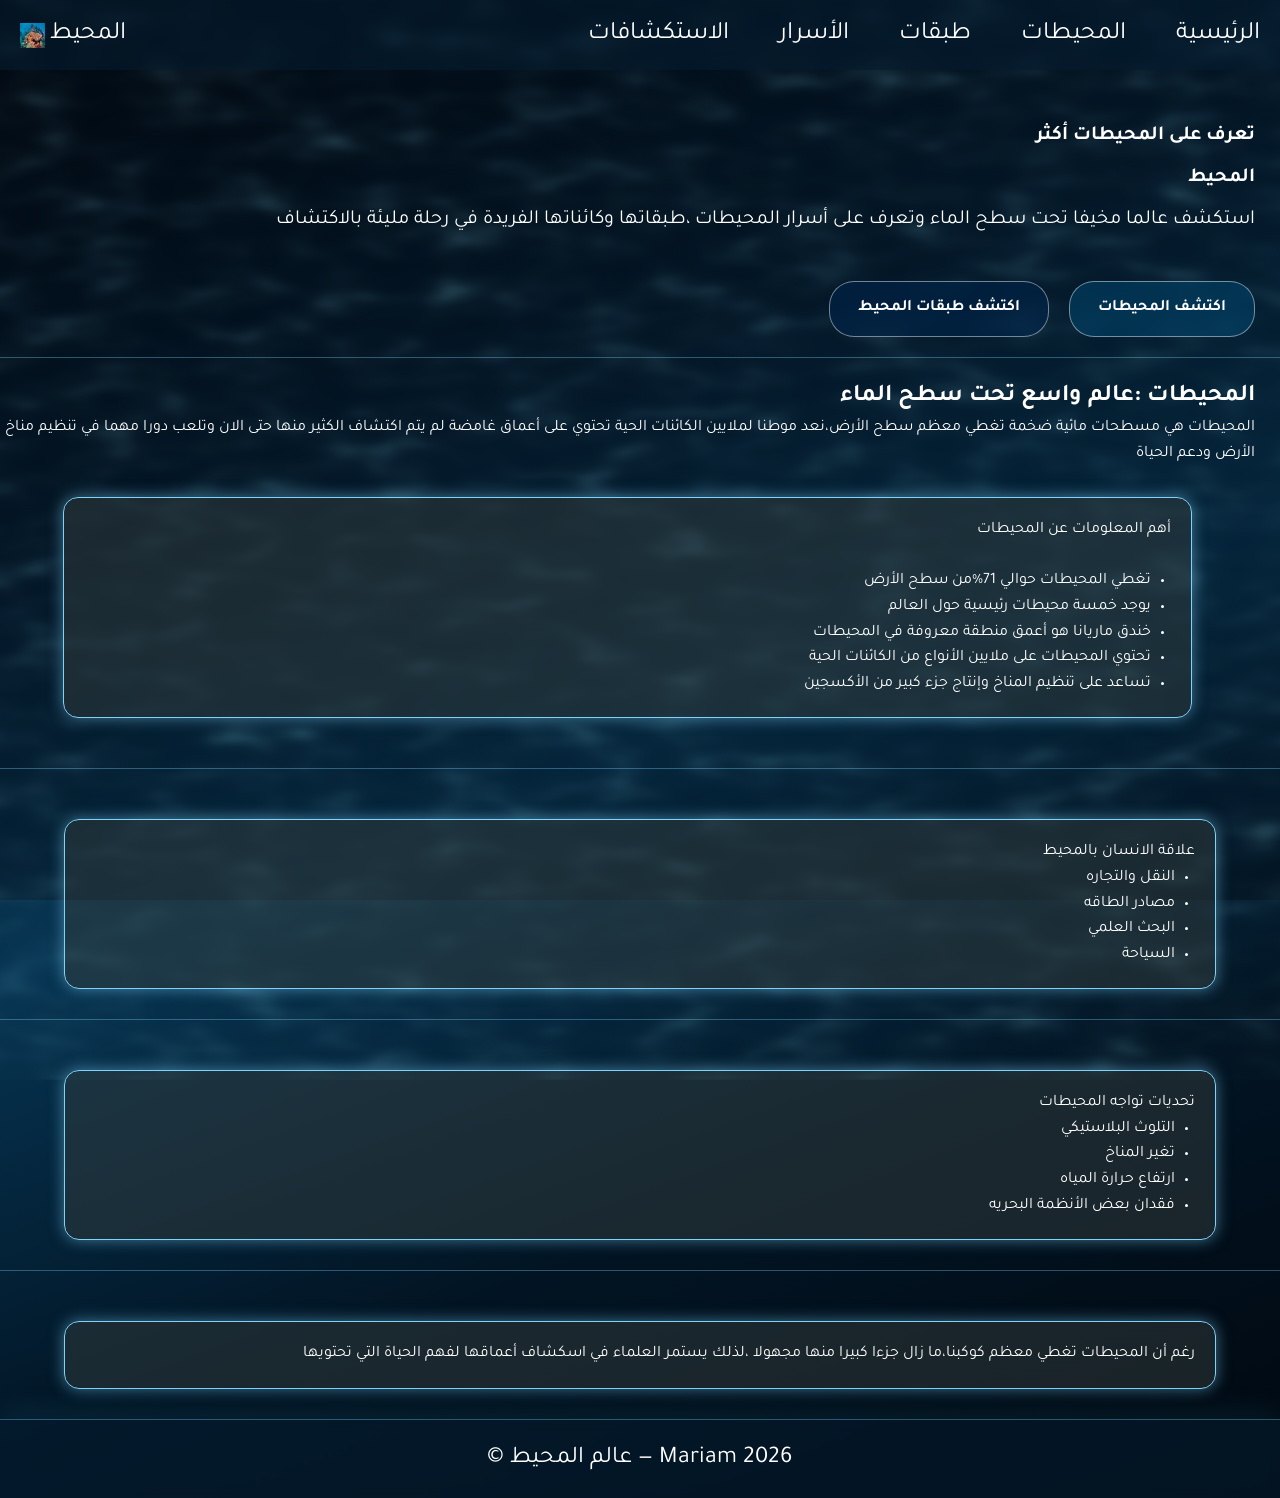
<file: index.html>
<!DOCTYPE html>
<html>
    <head>
        
        <meta charset="UTF-8">
        <meta name="viewport" content="width=device-width, initial-scale=1.0">
        <title> المحيط    </title>
        <link href="https://fonts.googleapis.com/css2?family=Tajawal:wght@400;500;700&display=swap" rel="stylesheet">

        
        <link rel="stylesheet" href="sea.css">
    </head>
    
    
    
    <body>
        <svg style="position:absolute;width:0;height:0" aria-hidden="true">
        <filter id="caustics" x="-20%" y="-20%" width="140%" height="140%">
            <feTurbulence type="fractalNoise" baseFrequency="0.014 0.032" numOctaves="2" seed="7" result="noise"/>
            <feColorMatrix in="noise" type="matrix"
                values="0 0 0 0 0.29
                        0 0 0 0 0.79
                        0 0 0 0 0.94
                        0 0 0 1 0" result="tinted"/>
            <feComponentTransfer in="tinted">
            <feFuncA type="gamma" amplitude="1.4" exponent="4" offset="0"/>
            </feComponentTransfer>
            <feGaussianBlur stdDeviation="1"/>
        </filter>
        </svg>
        <div class="caustics-bg"></div>

        <nav>
            <div class="logo">
               <img src="coral.webp" alt="شعب مرجانيه">               
               <span>المحيط</span>
            </div>

    <!-- زر القائمة للموبايل -->
            <button class="menu-toggle" id="menu-toggle">☰</button>

            <div class="nav-menu" dir="rtl">
                <ul>
                    <li><a href="index.html" id="home">الرئيسية</a></li>
                    <li><a href="theiat.html" id="oceans">المحيطات</a></li>
                    <li><a href="layers.html" id="layers">طبقات</a></li>
                    <li><a href="secrets.html" id="secrets">الأسرار</a></li>
                    <li><a href="exploration.html" id="exploration">الاستكشافات</a></li>
                </ul>
            </div>
        </nav>
        
        <section class="hero">
            <div dir="rtl">
                <h3>تعرف على المحيطات أكثر </h3>
                <h1>المحيط</h1>
                <p>استكشف عالما مخيفا تحت سطح الماء وتعرف على أسرار المحيطات ،طبقاتها
                    وكائناتها الفريدة في رحلة مليئة بالاكتشاف
                </p>
            </div>
            <div class="butons" dir="rtl"> 
                <a href="#oceans-section" class="but">اكتشف المحيطات</a>                
                <a href="layers.html" class="but bu">اكتشف طبقات المحيط</a>
            </div>
        </section>
        <hr>

        <section class="about" id="oceans-section">
            <div><h1>المحيطات :عالم واسع تحت سطح الماء</h1>
            <p>المحيطات هي مسطحات مائية ضخمة تغطي معظم سطح الأرض،نعد موطنا لملايين الكائنات  الحية تحتوي على أعماق غامضة لم يتم اكتشاف الكثير منها حتى الان
                وتلعب دورا مهما في تنظيم مناخ الأرض ودعم الحياة</p></div>
                <div class="info-box">
                    <p>أهم المعلومات عن المحيطات</p>
                    <br>
                    <ul class="informtion">
                        <li>تغطي المحيطات حوالي 71%من سطح الأرض </li>
                        <li>يوجد خمسة محيطات رئيسية حول العالم</li>
                        <li>خندق ماريانا هو أعمق منطقة معروفة في المحيطات</li>
                        <li>تحتوي المحيطات على ملايين الأنواع من الكائنات الحية</li>
                        <li>تساعد على تنظيم المناخ وإنتاج جزء كبير من الأكسجين</li>


                    </ul>
                </div>
        </section >
        <hr>

        <section class="relation">
            <div class="info-box">
                <p>علاقة الانسان بالمحيط</p>
                <ul class="informtion">
                    <li>النقل والتجاره</li>
                    <li>مصادر الطاقه </li>
                    <li>البحث العلمي</li>
                    <li>السياحة</li>
                </ul>
            </div>
            <hr>
        </section>
        <section class="relation">
            <div  class="info-box">
                <p>تحديات تواجه المحيطات</p>
                <ul class="informtion">
                    <li>التلوث البلاستيكي </li>
                    <li>تغير المناخ</li>
                    <li>ارتفاع حرارة المياه</li>
                    <li>فقدان بعض الأنظمة البحريه</li>
                </ul>
            </div>
            <hr>
        </section>
        <section class="relation">
            <p class="info-box">رغم أن المحيطات تغطي معظم كوكبنا،ما زال جزءا كبيرا منها مجهولا ،لذلك يستمر العلماء في اسكشاف أعماقها لفهم الحياة التي تحتويها</p>
        </section>
<footer>
    &copy;  عالم المحيط — Mariam 2026
</footer>         

    <script src="sea.js"></script>

</body>
</html>
</file>
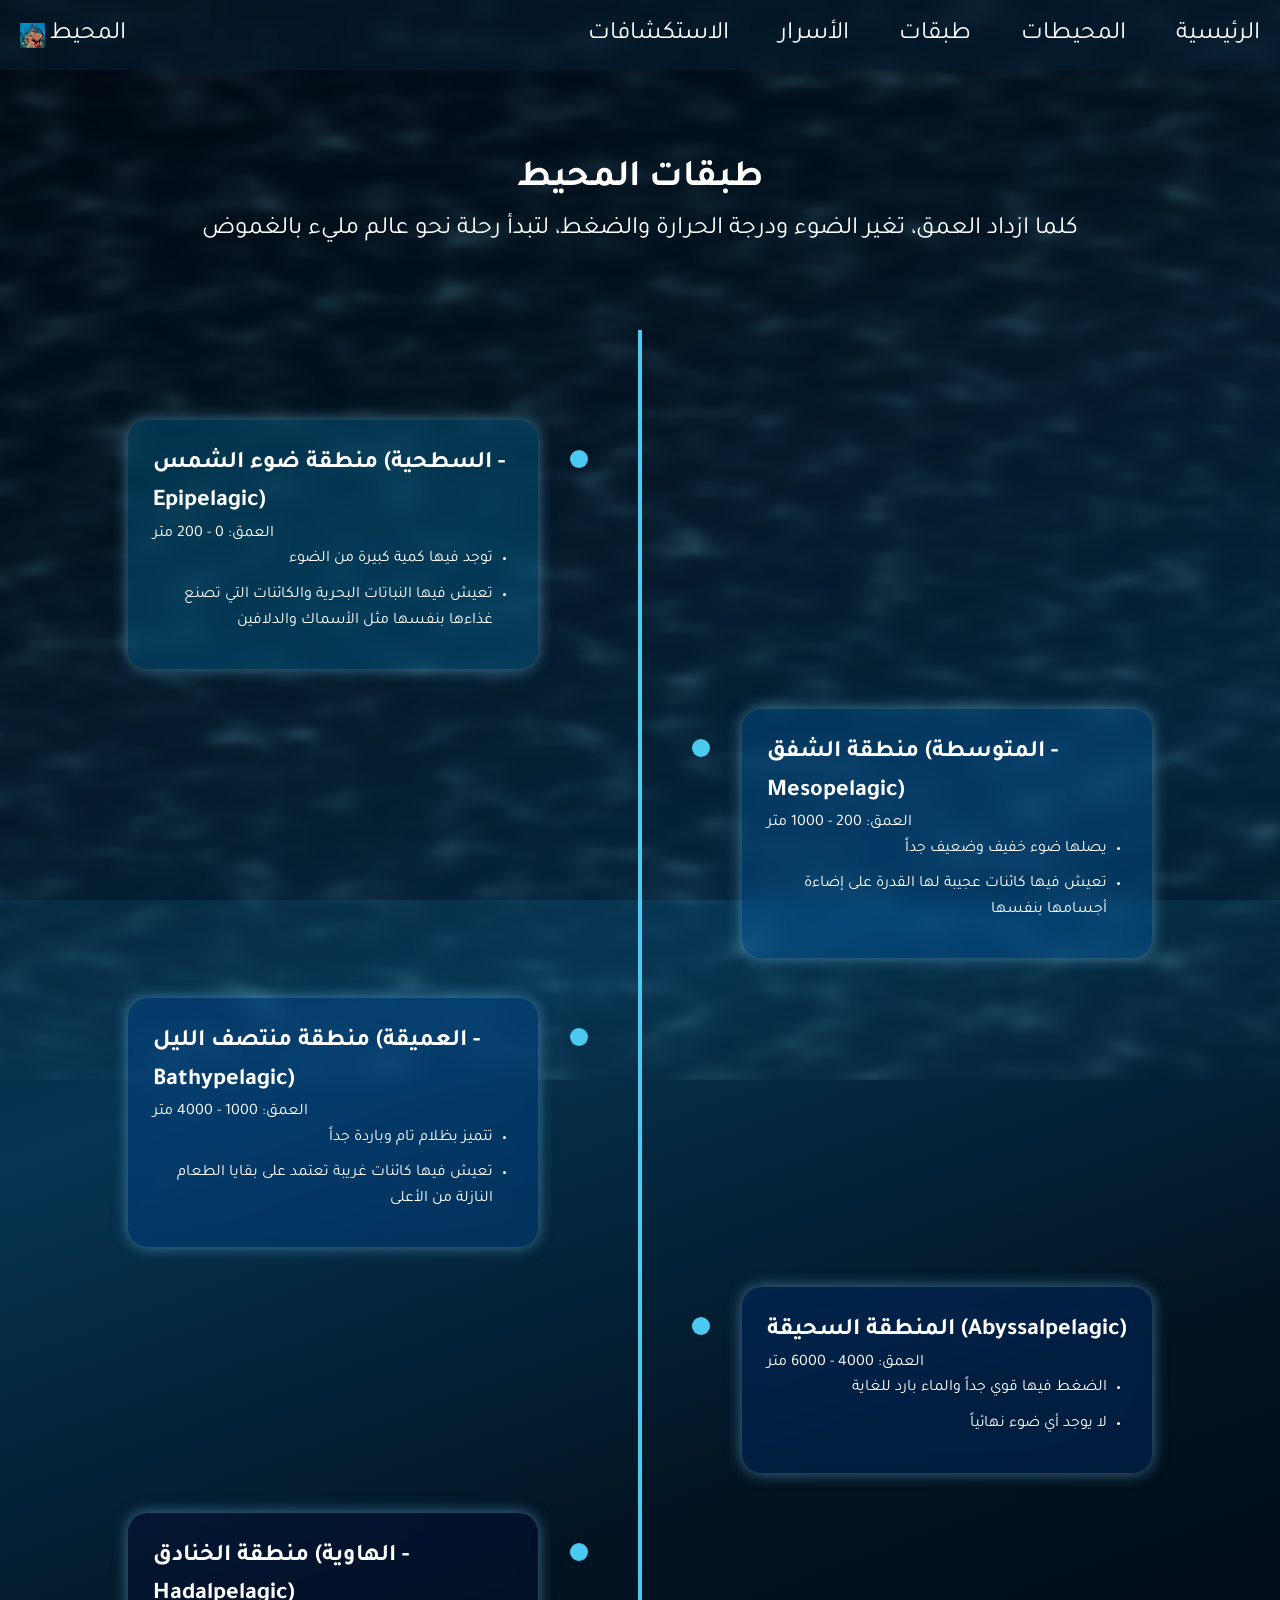
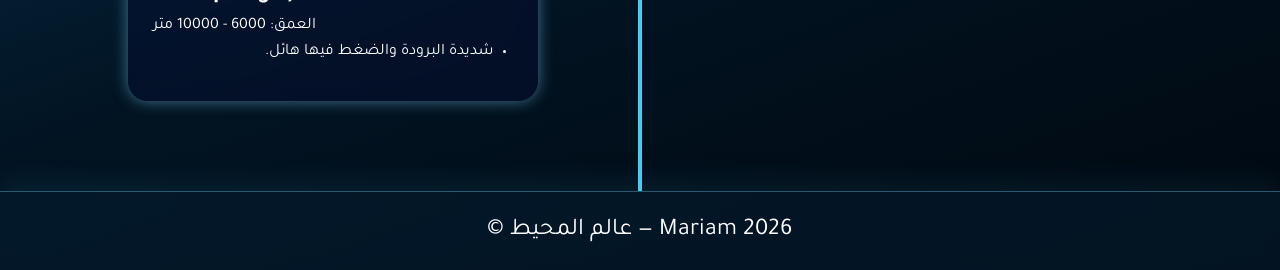
<file: layers.html>
<!DOCTYPE html>
<html>
    <head>
        <meta charset="UTF-8">
        <meta name="viewport" content="width=device-width, initial-scale=1.0">
        <title> الطبقات  </title>
        <link href="https://fonts.googleapis.com/css2?family=Tajawal:wght@400;500;700&display=swap" rel="stylesheet">
        <link rel="stylesheet" href="sea.css">
    </head>
    
    
    
    <body>
            <svg style="position:absolute;width:0;height:0" aria-hidden="true">
            <filter id="caustics" x="-20%" y="-20%" width="140%" height="140%">
                <feTurbulence type="fractalNoise" baseFrequency="0.014 0.032" numOctaves="2" seed="7" result="noise"/>
                <feColorMatrix in="noise" type="matrix"
                    values="0 0 0 0 0.29
                            0 0 0 0 0.79
                            0 0 0 0 0.94
                            0 0 0 1 0" result="tinted"/>
                <feComponentTransfer in="tinted">
                <feFuncA type="gamma" amplitude="1.4" exponent="4" offset="0"/>
                </feComponentTransfer>
                <feGaussianBlur stdDeviation="1"/>
            </filter>
            </svg>
            <div class="caustics-bg"></div>
         <nav>
            <div class="logo">
                <img src="coral.webp" alt="شعب مرجانيه">
                <span>المحيط</span>
            </div>

    <!-- زر القائمة للموبايل -->
            <button class="menu-toggle" id="menu-toggle">☰</button>

            <div class="nav-menu" dir="rtl">
                <ul>
                    <li><a href="index.html" id="home">الرئيسية</a></li>
                    <li><a href="theiat.html" id="oceans">المحيطات</a></li>
                    <li><a href="layers.html" id="layers">طبقات</a></li>
                    <li><a href="secrets.html" id="secrets">الأسرار</a></li>
                    <li><a href="exploration.html" id="exploration">الاستكشافات</a></li>
                </ul>
            </div>
        </nav>
        <section class="hero-layer" dir="rtl">
            <h1>طبقات المحيط</h1>
            <p>
                    كلما ازداد العمق، تغير الضوء ودرجة الحرارة والضغط،
                    لتبدأ رحلة نحو عالم مليء بالغموض
            </p>

        </section>
        <section class="timeline">
        <div class="layer-card  layer1">
            <h2>منطقة ضوء الشمس (السطحية - Epipelagic)</h2>
            <p>العمق: 0 - 200 متر</p>
            <ul>
                <li>توجد فيها كمية كبيرة من الضوء</li>
                <li>تعيش فيها النباتات البحرية والكائنات التي تصنع غذاءها بنفسها مثل الأسماك والدلافين</li>
            </ul>
        </div>

        <div class="layer-card  layer2">
            <h2>منطقة الشفق (المتوسطة - Mesopelagic)</h2>              
            <p>العمق: 200 - 1000 متر</p>
            <ul>
                <li>يصلها ضوء خفيف وضعيف جداً</li>               
                <li>تعيش فيها كائنات عجيبة لها القدرة على إضاءة أجسامها بنفسها</li>                
            </ul>
        </div>

        <div class="layer-card  layer3">
            <h2>منطقة منتصف الليل (العميقة - Bathypelagic)</h2>              
            <p>العمق: 1000 - 4000 متر</p>
            <ul>
                <li>تتميز بظلام تام وباردة جداً</li>               
                <li>تعيش فيها كائنات غريبة تعتمد على بقايا الطعام النازلة من الأعلى</li>                
            </ul>
        </div>

        <div class="layer-card  layer4">
            <h2>المنطقة السحيقة (Abyssalpelagic)</h2>              
            <p>العمق: 4000 - 6000  متر</p>
            <ul>
                <li>الضغط فيها قوي جداً والماء بارد للغاية</li>               
                <li>لا يوجد أي ضوء نهائياً</li>                
            </ul>
        </div>


        <div class="layer-card  layer5">
            <h2>منطقة الخنادق (الهاوية - Hadalpelagic)</h2>              
            <p>العمق: 6000 - 10000  متر</p>
            <ul>
                <li>شديدة البرودة والضغط فيها هائل.</li>               
            </ul>
        </div>
        </section>
        <footer>
    &copy;  عالم المحيط — Mariam 2026
</footer>
    
    <script src="sea.js"></script>

</body>
</html>
</file>
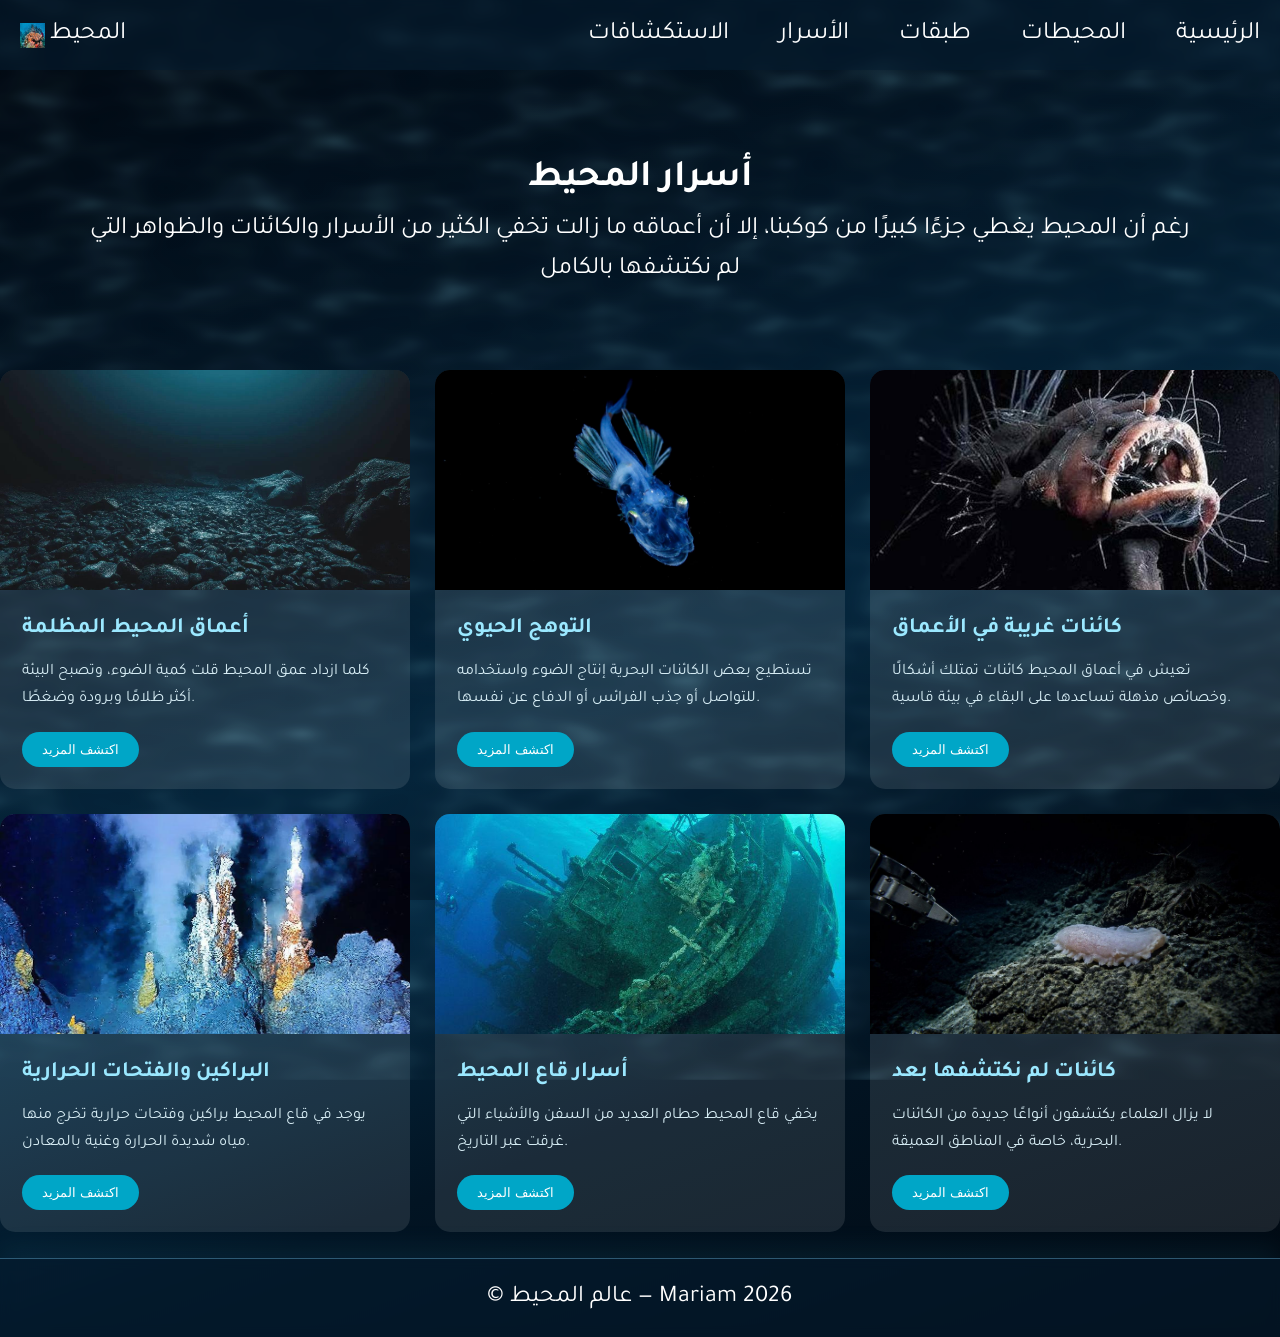
<file: secrets.html>
<!DOCTYPE html>
<html>

<head>
    <meta charset="UTF-8">
    <meta name="viewport" content="width=device-width, initial-scale=1.0">
    <title>أسرار المحيط</title>
     <link href="https://fonts.googleapis.com/css2?family=Tajawal:wght@400;500;700&display=swap" rel="stylesheet">
    <link rel="stylesheet" href="sea.css">
</head>

<body>
            <svg style="position:absolute;width:0;height:0" aria-hidden="true">
            <filter id="caustics" x="-20%" y="-20%" width="140%" height="140%">
                <feTurbulence type="fractalNoise" baseFrequency="0.014 0.032" numOctaves="2" seed="7" result="noise"/>
                <feColorMatrix in="noise" type="matrix"
                    values="0 0 0 0 0.29
                            0 0 0 0 0.79
                            0 0 0 0 0.94
                            0 0 0 1 0" result="tinted"/>
                <feComponentTransfer in="tinted">
                <feFuncA type="gamma" amplitude="1.4" exponent="4" offset="0"/>
                </feComponentTransfer>
                <feGaussianBlur stdDeviation="1"/>
            </filter>
            </svg>
            <div class="caustics-bg"></div>
        
    
         <nav>
            <div class="logo">
               <img src="coral.webp" alt="شعب مرجانيه">
                <span>المحيط</span>
            </div>

    <!-- زر القائمة للموبايل -->
            <button class="menu-toggle" id="menu-toggle">☰</button>

            <div class="nav-menu" dir="rtl">
                <ul>
                    <li><a href="index.html" id="home">الرئيسية</a></li>
                    <li><a href="theiat.html" id="oceans">المحيطات</a></li>
                    <li><a href="layers.html" id="layers">طبقات</a></li>
                    <li><a href="secrets.html" id="secrets">الأسرار</a></li>
                    <li><a href="exploration.html" id="exploration">الاستكشافات</a></li>
                </ul>
            </div>
        </nav>
    <section class="hero-layer">

        <div>
            <h1>أسرار المحيط</h1>

            <p>
                رغم أن المحيط يغطي جزءًا كبيرًا من كوكبنا،
                إلا أن أعماقه ما زالت تخفي الكثير من الأسرار
                والكائنات والظواهر التي لم نكتشفها بالكامل
            </p>
        </div>
    </section>
<section>
        <!-- بطاقات الأسرار -->
        <div class="secrets-container">

    <article class="secret-card">

        <img src="اعماق المحيط.jpg" alt="أعماق المحيط">

        <div class="card-content">

            <h2>أعماق المحيط المظلمة</h2>

            <p>
                كلما ازداد عمق المحيط قلت كمية الضوء،
                وتصبح البيئة أكثر ظلامًا وبرودة وضغطًا.
            </p>

            <button onclick="showSecret(this)">اكتشف المزيد</button>

            <div class="secret-info">
                في الأعماق الكبيرة لا يصل ضوء الشمس تقريبًا،
                وتعيش الكائنات في ظروف قاسية من الضغط والبرودة.
            </div>

        </div>

    </article>


    <article class="secret-card">

        <img src="التوهج الحيوي.jpg" alt="التوهج الحيوي">

        <div class="card-content">

            <h2>التوهج الحيوي</h2>

            <p>
                تستطيع بعض الكائنات البحرية إنتاج الضوء
                واستخدامه للتواصل أو جذب الفرائس أو الدفاع عن نفسها.
            </p>

            <button onclick="showSecret(this)">اكتشف المزيد</button>

            <div class="secret-info">
                تستخدم بعض الكائنات التوهج الحيوي لجذب الفرائس
                أو التخفي أو التواصل مع الكائنات الأخرى.
            </div>

        </div>

    </article>


    <article class="secret-card">

        <img src="سمك ابو شص.jpg" alt="كائنات أعماق المحيط">

        <div class="card-content">

            <h2>كائنات غريبة في الأعماق</h2>

            <p>
                تعيش في أعماق المحيط كائنات تمتلك أشكالًا
                وخصائص مذهلة تساعدها على البقاء في بيئة قاسية.
            </p>

            <button onclick="showSecret(this)">اكتشف المزيد</button>

            <div class="secret-info">
                تطورت هذه الكائنات بطرق مدهشة لتتحمل الظلام
                والضغط الشديد ونقص الغذاء في الأعماق.
            </div>

        </div>

    </article>


    <article class="secret-card">

        <img src="البراكين والنفحات الحراريه.jpg" alt="الفتحات الحرارية">

        <div class="card-content">

            <h2>البراكين والفتحات الحرارية</h2>

            <p>
                يوجد في قاع المحيط براكين وفتحات حرارية
                تخرج منها مياه شديدة الحرارة وغنية بالمعادن.
            </p>

            <button onclick="showSecret(this)">اكتشف المزيد</button>

            <div class="secret-info">
                حول هذه الفتحات تعيش كائنات تعتمد على الطاقة
                الكيميائية بدلًا من ضوء الشمس للحصول على الغذاء.
            </div>

        </div>

    </article>


    <article class="secret-card">

        <img src="اسرار المحيط.jpg" alt="حطام السفن">

        <div class="card-content">

            <h2>أسرار قاع المحيط</h2>

            <p>
                يخفي قاع المحيط حطام العديد من السفن
                والأشياء التي غرقت عبر التاريخ.
            </p>

            <button onclick="showSecret(this)">اكتشف المزيد</button>

            <div class="secret-info">
                أصبحت بعض حطام السفن موائل لكائنات بحرية،
                كما تساعد العلماء على دراسة أحداث من الماضي.
            </div>

        </div>

    </article>


    <article class="secret-card">

        <img src="كائنات لم نكتشفها بعد.jpg" alt="كائنات بحرية غير مكتشفة">

        <div class="card-content">

            <h2>كائنات لم نكتشفها بعد</h2>

            <p>
                لا يزال العلماء يكتشفون أنواعًا جديدة من
                الكائنات البحرية، خاصة في المناطق العميقة.
            </p>

            <button onclick="showSecret(this)">اكتشف المزيد</button>

            <div class="secret-info">
                ما زالت أجزاء كبيرة من المحيط غير مستكشفة،
                لذلك من المحتمل اكتشاف أنواع جديدة من الكائنات.
            </div>

        </div>

    </article>

</div>

    </section>
    <br>
    <footer>
    &copy;  عالم المحيط — Mariam 2026
</footer>


    <!-- ملف JavaScript -->
    <script src="sea.js"></script>

</body>

</html>
</file>
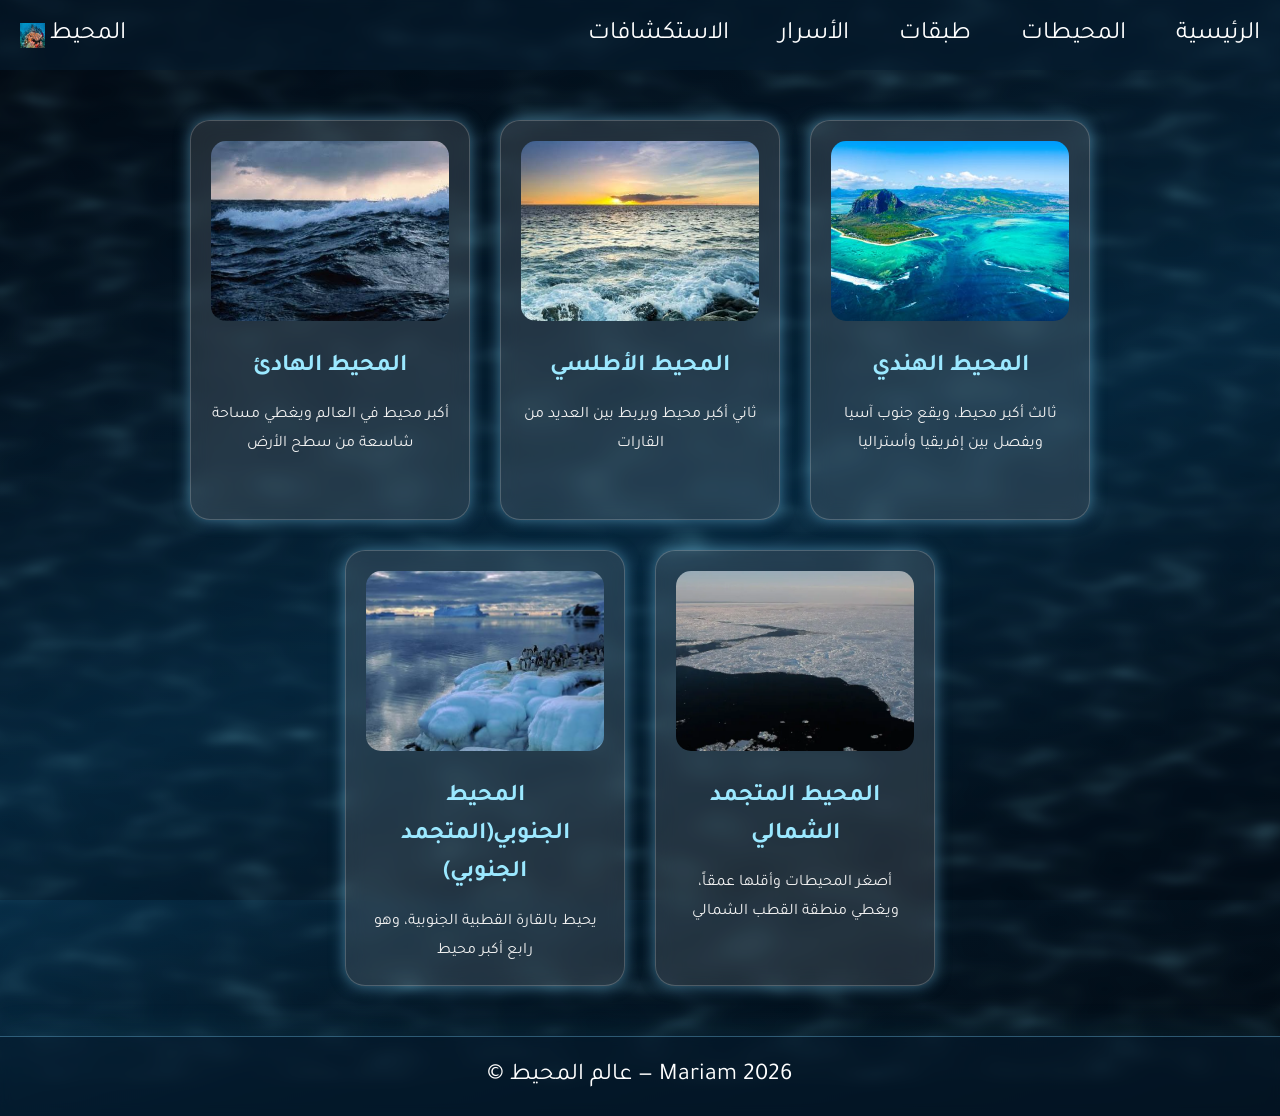
<file: theiat.html>
<!DOCTYPE html>
<html>
    <head>
        <meta charset="UTF-8">
        <meta name="viewport" content="width=device-width, initial-scale=1.0">
        <title>المحيطات</title>        
        <link href="https://fonts.googleapis.com/css2?family=Tajawal:wght@400;500;700&display=swap" rel="stylesheet">

        <link rel="stylesheet" href="sea.css">

    </head>
    <body>
            <svg style="position:absolute;width:0;height:0" aria-hidden="true">
            <filter id="caustics" x="-20%" y="-20%" width="140%" height="140%">
            <feTurbulence type="fractalNoise" baseFrequency="0.014 0.032" numOctaves="2" seed="7" result="noise"/>               
            <feColorMatrix in="noise" type="matrix"
                    values="0 0 0 0 0.29
                            0 0 0 0 0.79
                            0 0 0 0 0.94
                            0 0 0 1 0" result="tinted"/>
                <feComponentTransfer in="tinted">
                <feFuncA type="gamma" amplitude="1.4" exponent="4" offset="0"/>
                </feComponentTransfer>
                <feGaussianBlur stdDeviation="1"/>
            </filter>
            </svg>
            <div class="caustics-bg"></div>
        <nav>
            <div class="logo">
                <img src="coral.webp" alt="شعب مرجانيه">
                <span>المحيط</span>
            </div>

    <!-- زر القائمة للموبايل -->
            <button class="menu-toggle" id="menu-toggle">☰</button>

            <div class="nav-menu" dir="rtl">
                <ul>
                    <li><a href="index.html" id="home">الرئيسية</a></li>
                    <li><a href="theiat.html" id="oceans">المحيطات</a></li>
                    <li><a href="layers.html" id="layers">طبقات</a></li>
                    <li><a href="secrets.html" id="secrets">الأسرار</a></li>
                    <li><a href="exploration.html" id="exploration">الاستكشافات</a></li>
                </ul>
            </div>
        </nav>

        <section class="cards">
                <div class="card">
                    <img src="المحيط الهادئ.jpg" alt="المحيط الهادئ">        
                    <h3>المحيط الهادئ</h3>
                    <p>أكبر محيط في العالم ويغطي مساحة شاسعة من سطح الأرض</p>        
                </div>
                <div class="card">
                    <img src="المحيط الاطلسي.jpg" alt="المحيط الأطلسي">
                    <h3>المحيط الأطلسي</h3>
                    <p>ثاني أكبر محيط ويربط بين العديد من القارات</p>
                </div>
                <div class="card">
                    <img src="المحيط الهندي.jpg" alt="المحيط الهندي">        
                    <h3>المحيط الهندي</h3>
                    <p>ثالث أكبر محيط، ويقع جنوب آسيا ويفصل بين إفريقيا وأستراليا</p>
                </div>
                <div class="card">
                    <img src="المحيط الجنوبي.jpg" alt="المحيط الجنوبي">        
                    <h3>المحيط الجنوبي(المتجمد الجنوبي)</h3>
                    <p> يحيط بالقارة القطبية الجنوبية، وهو رابع أكبر محيط</p>
                </div>
                <div class="card">
                    <img src="المحيط الشمالي.webp" alt="المحيط المتجمد الشمالي">
                    <h3>المحيط المتجمد الشمالي</h3>
                    <p>أصغر المحيطات وأقلها عمقاً، ويغطي منطقة القطب الشمالي</p>
                </div>

        </section>
        <footer>
    &copy;  عالم المحيط — Mariam 2026
</footer>
    <script src="sea.js"></script>

    </body>
</html>
</file>
<file: sea.css>
*{
    margin: 0;
    padding: 0;
    box-sizing: border-box;
}

html
{
    scroll-behavior: smooth;
}

body { 
    font-family: "Tajawal", sans-serif;    line-height: 1.6; 
    min-height: 100dvh; 
    overflow-x: hidden; 
    display: flex; 
    flex-direction: column; 
    background: linear-gradient(160deg,#010810,#03192b,#063452,#021423,#010810); 
}

.caustics-bg{
    position: fixed;
    inset: 0;
    z-index: 0;
    pointer-events: none;
    filter: url(#caustics);
    opacity: 0.22;
    mix-blend-mode: screen;
    background: radial-gradient(circle at 50% 35%, rgba(255,255,255,0.9), transparent 60%);
}

body::before {
    content: "";
    position: fixed;
    inset: 0;
    background: rgba(0, 8, 16, 0.35);
    z-index: 0;
}
 
body > * {
    position: relative;
    z-index: 1;
}
.background{
    position: fixed;
    top: 0;
    left: 0;
    width: 100%;
    height: 100vh;
    object-fit:fill;
    z-index: -1;
}
nav
{
    display: flex;
    justify-content: space-between;
    align-items: center;
    background: rgba(6, 30, 50, 0.55);
    backdrop-filter: blur(5px);
    padding: 15px 20px;
    color: white;
    position: sticky;
    top:0;
    z-index:1000;
    font-size: 25px;


}


.logo
{
    display: flex;
    align-items: center;
    gap: 5px;

}
.logo img
{
    width: 25px;
    height: 25px;
}
ul
{
    list-style: none;
    display: flex;
    gap: 50px;
}
ul li a
{
    text-decoration: none;
    color: white;
    gap: 50px;
    font-size: 25px;


}

.hero
{
    text-align: right;
    color: white;
    display: flex;
    flex-direction: column;
    align-items: flex-end;
    padding-top: 50px;
    padding-right: 25px;
}

.hero h3,
.hero h1,.hero p{
    padding: 0px;
    text-align: right;
    font-size: 20px;
    margin-bottom: 10px;
    align-items: flex-end;

}

/* =========================
   أزرار اكتشاف المحيط
========================= */

.butons {
    display: flex;
    justify-content: center;
    align-items: center;
    gap: 20px;
    margin-top: 35px;
    direction: rtl;
}

/* شكل الزر الأساسي */
.but {
    display: inline-block;
    padding: 14px 28px;
    border: 1px solid rgba(255, 255, 255, 0.45);
    border-radius: 25px;
    color: white;
    text-decoration: none;
    font-family: 'Tajawal', sans-serif;
    font-size: 16px;
    font-weight: 700;
    background: rgba(0, 70, 110, 0.55);
    backdrop-filter: blur(6px);
    transition: 0.3s ease;
}

/* عند تمرير الماوس */
.but:hover {
    background: rgba(19, 61, 75, 0.75);
    border-color: rgba(255, 255, 255, 0.8);
    transform: translateY(-4px);
    box-shadow: 0 8px 25px rgba(0, 180, 220, 0.3);
}

/* زر اكتشف طبقات المحيط */
.bu 
{
background: rgba(0, 35, 70, 0.7); 
}

/* تأثير مختلف عند المرور عليه */
.bu:hover {
    background: rgba(0, 70, 110, 0.55);
}

hr
{
    width:100%;    
    border: 1px solid ;
    height: 2px;             
    border: none;
    height: 1px;
    background: rgba(125, 211, 252, 0.35);
    margin: 20px 0;


}
.about{
    color:white;
    text-align: right;
    font-size: 100%;
    margin-right: 25px;
}
.about > div:first-child {
    text-align: right;
}
.about > div:first-child pre {
    font-size: 19px;
}
.info-box{
    width:90%;
    margin:30px auto;
    padding:20px;
    background-color: rgba(50, 61, 61, 0.5);;
    border-radius: 15px;
    text-align: right;
    border: 1px solid #7dd3fc;
    box-shadow: 0 0 15px rgba(125, 211, 252, 0.5);
    color:white;


    
}
.informtion{
    color:white;
    direction: rtl;
    list-style:disc;
    display: block;
    text-align: right;
    margin-right: 20px;

}
.relation{
    color:white;

}
 
footer {
    text-align: center;

    background: rgba(6, 30, 50, 0.55);
    backdrop-filter: blur(6px);

    border-top: 1px solid rgba(125, 211, 252, 0.35);

    box-shadow: 0 -10px 25px rgba(76, 201, 240, 0.08);

    color: white;
    font-size: 150%;
    padding: 20px 0;
}

.info-box {
    opacity: 0;
    transform: translateY(30px);
    transition: 0.7s ease;
}

.info-box.show {
    opacity: 1;
    transform: translateY(0);
}
/*انتهاء صفحة الرئيسية*/




/*بداية المحيطات*/
/* الحاوية التي تحتوي جميع الكروت */


.cards {
    display: grid;
    grid-template-columns: repeat(3, 280px);
    justify-content: center;
    gap: 30px;
    padding: 50px;
}

.card:nth-child(4) {
    grid-column: 1;
    position: relative;
    left: 155px;
}

.card:nth-child(5) {
    grid-column: 2;
    position: relative;
    left: 155px;
}
.card {
    width: 280px;
    min-height: 400px;
    background: rgba(255,255,255,0.12);
    backdrop-filter: blur(10px);
    border: 1px solid rgba(255,255,255,0.2);
    border-radius: 20px;
    padding: 20px;
    text-align: center;
    color: white;
    transition: 0.4s ease;
    box-shadow: 0 0 15px rgba(125, 211, 252, 0.5);
}



 
/* الكرت */
 

/* عند المرور بالماوس */
.card:hover{
    transform: translateY(-10px) scale(1.03);
    box-shadow: 0 15px 30px rgba(0,0,0,0.5);
}

/* الصورة */
.card img{
    width: 100%;
    height: 180px;
    object-fit: cover;
    border-radius: 15px;
    margin-bottom: 15px;
}

/* اسم المحيط */
.card h3{
    margin-bottom: 15px;
    font-size: 24px;
    color: #9be8ff;
}

/* الوصف */
.card p{
    line-height: 1.8;
    font-size: 16px;
    color: #f1f1f1;
}

/*انتهاء صفحة  المحيطات*/

/*بداية صفحة  الطبقات*/


.hero-layer{

    text-align:center;
    padding:80px;
    color:white;
    font-size:25px;
}




.layer-card{
    width: 40%;

    background:rgba(255,255,255,0.12);

    backdrop-filter:blur(10px);
    padding: 20px;

    border-radius:20px;
    transition: 0.4s ease;

    padding:25px;

    margin:40px 0;
    position: relative;
    box-shadow: 0 0 15px rgba(125, 211, 252, 0.5);

    color:white;
}
.layer-card ul {
    display: block;
    list-style: disc;
    direction: rtl;
    text-align: right;
    padding-right: 20px;
}

.layer-card li {
    margin-bottom: 10px;
}

.timeline{
    width: 80%;
    margin: auto;
    position: relative;
    padding: 50px 0;
}

.timeline::before{
    content: "";
    position: absolute;
    left: 50%;
    top: 0;
    width: 4px;
    height: 100%;
    background: #4cc9f0;
    transform: translateX(-50%);
}


.layer-card:nth-child(odd){
    margin-right: auto;
}

.layer-card:nth-child(even){
    margin-left: auto;
}


.layer-card::before{
    content: "";
    position: absolute;
    width: 18px;
    height: 18px;
    background: #4cc9f0;
    border-radius: 50%;
    top: 30px;
}


.layer-card:nth-child(odd)::before{
    right: -50px;
}

.layer-card:nth-child(even)::before{
    left: -50px;
}

.layer1{
    background: rgba(0, 180, 255, 0.20);
}

.layer2{
    background: rgba(0, 120, 220, 0.25);
}

.layer3{
    background: rgba(0, 80, 170, 0.30);
}

.layer4{
    background: rgba(0, 50, 120, 0.35);
}

.layer5{
    background: rgba(5, 15, 50, 0.45);
}

.layers-body{
    position: relative;
}

.layers-body::before {
    background: linear-gradient(
        to bottom,
        rgba(0,180,255,0.15),
        rgba(0,100,180,0.25),
        rgba(0,40,100,0.45),
        rgba(0,10,30,0.65)
    );
}
.layer-card:hover{
    transform: translateY(-10px) scale(1.03);
    box-shadow: 0 15px 30px rgba(0,0,0,0.5);
}



/* قسم أسرار المحيط */

.ocean-secrets {
    padding: 70px 8%;
    background: linear-gradient(to bottom, #031b2e, #064b6b);
    color: white;
}




/* البطاقات */

.secrets-container {
    display: grid;
    grid-template-columns: repeat(3, 1fr);
    gap: 25px;
}


/* البطاقة */

.secret-card {
    background: rgba(255, 255, 255, 0.1);
    border-radius: 15px;
    overflow: hidden;
    transition: 0.3s;
}


/* حركة البطاقة */

.secret-card:hover {
    transform: translateY(-8px);
}


/* الصور */

.secret-card img {
    width: 100%;
    height: 220px;
    object-fit: cover;
    display: block;
}


/* محتوى البطاقة */

.card-content {
    padding: 22px;
    color: #9be8ff;

}

.card-content h2 {
    font-size: 22px;
    margin-bottom: 12px;
}

.card-content p {
    color: #d7edf5;
    line-height: 1.7;
    margin-bottom: 18px;
}


/* الزر */

.card-content button {
    background: #00a6c7;
    color: white;
    border: none;
    padding: 10px 20px;
    border-radius: 20px;
    cursor: pointer;
}

.card-content button:hover {
    background: #007d9b;
}
.secret-info {
    display: none;
    margin-top: 15px;
    padding: 15px;
    background: rgba(0, 20, 40, 0.5);
    border-right: 3px solid #4cc9f0;
    border-radius: 10px;
    color: white;
    line-height: 1.8;
    text-align: right;
}
.secret-modal {
    position: fixed;
    top: 0;
    left: 0;
    width: 100%;
    height: 100%;

    background: rgba(0, 0, 0, 0.7);

    display: none;
    justify-content: center;
    align-items: center;

    z-index: 1000;
}

.secret-modal.show {
    display: flex;
}

.modal-content {
    background: #063b5c;
    width: 90%;
    max-width: 600px;
    padding: 35px;

    border-radius: 20px;
    text-align: center;
    position: relative;

    box-shadow: 0 10px 40px rgba(0, 0, 0, 0.5);
}

.modal-content h2 {
    margin-bottom: 20px;
    font-size: 28px;
}

.modal-content p {
    line-height: 2;
    color: #d7edf5;
    font-size: 17px;
}

.close-modal {
    position: absolute;
    top: 12px;
    left: 18px;

    background: none;
    border: none;

    color: white;
    font-size: 32px;
    cursor: pointer;
}

.close-modal:hover {
    color: #00c8e8;}

/* بداية صفحة الاكتشافات */


.exploration-hero {
    min-height: 75vh;

    display: flex;
    justify-content: center;
    align-items: center;

    text-align: center;

    padding: 80px 8%;

    background:
        linear-gradient(
            rgba(0, 20, 35, 0.65),
            rgba(0, 20, 35, 0.85)
        ),
        url("images/exploration-hero.jpg");

    background-size: cover;
    background-position: center;
}

.hero-content {
    max-width: 800px;
}

.hero-content h1 {
    font-size: 55px;
    margin-bottom: 25px;
    text-align: center;
    color: white;
}

.hero-content p {
    font-size: 20px;
    line-height: 1.9;

    color: #d8edf5;

    margin-bottom: 35px;
}


/* زر ابدأ الاستكشاف */

.hero-button {
    display: inline-block;

    padding: 13px 30px;

    background-color: #00a6c7;

    color: white;

    text-decoration: none;

    border-radius: 30px;

    font-size: 17px;

    transition: 0.3s;
}

.hero-button:hover {
    background-color: #007d9b;

    transform: translateY(-3px);
}


/* =========================
   عنوان الاستكشافات
========================= */

.page-title {
    text-align: center;

    max-width: 750px;

    margin: 80px auto 50px;

    padding: 0 20px;
}

.page-title h2 {
    font-size: 40px;

    margin-bottom: 15px;
}

.page-title p {
    color: #cfe7ef;

    font-size: 18px;

    line-height: 1.8;
}


/* =========================
   بطاقات الاستكشاف
========================= */

.explorations-container {
    width: 85%;

    max-width: 1200px;

    margin: auto;

    display: grid;

    grid-template-columns: repeat(3, 1fr);

    gap: 30px;

    padding-bottom: 90px;
}


/* البطاقة */

.exploration-card {
    background-color: rgba(255, 255, 255, 0.08);

    border-radius: 18px;

    overflow: hidden;

    border: 1px solid rgba(255, 255, 255, 0.12);

    transition: 0.35s;

    backdrop-filter: blur(5px);
}


/* حركة البطاقة */

.exploration-card:hover {
    transform: translateY(-10px);

    box-shadow:
        0 15px 35px rgba(0, 0, 0, 0.45);
}


/* =========================
   صور الاستكشافات
========================= */

.exploration-card img {
    width: 100%;

    height: 230px;

    object-fit: cover;

    display: block;

    transition: 0.4s;
}


/* تكبير الصورة */

.exploration-card:hover img {
    transform: scale(1.06);
}


/* =========================
   محتوى البطاقة
========================= */

.exploration-content {
    padding: 25px;
    color: #9be8ff;

}

.exploration-number {
    display: block;

    color: #00c8e8;

    font-size: 14px;

    font-weight: bold;

    margin-bottom: 8px;
}

.exploration-content h3 {
    font-size: 24px;

    margin-bottom: 14px;
}

.exploration-content p {
    color: #d2e8ef;

    line-height: 1.8;

    font-size: 16px;

    margin-bottom: 20px;
}


/* =========================
   زر اكتشف الرحلة
========================= */

.exploration-content button {
    padding: 10px 22px;

    border: none;

    border-radius: 25px;

    background-color: #00a6c7;

    color: white;

    font-size: 15px;

    cursor: pointer;

    transition: 0.3s;
}

.exploration-content button:hover {
    background-color: #007d9b;

    transform: scale(1.05);
}
.exploration-info {
    display: none;
    margin-top: 15px;
    padding: 15px;
    background: rgba(0, 20, 40, 0.5);
    border-right: 3px solid #4cc9f0;
    border-radius: 10px;
    color: white;
    line-height: 1.8;
    text-align: right;
}
/*

/* =========================
   النافذة المنبثقة
========================= */

 



/* =========================
   Navigation
========================= */

.nav-links {
    list-style: none;
    display: flex;
    gap: 25px;
}

.nav-links a {
    text-decoration: none;
    color: white;
    font-size: 25px;
    transition: 0.3s;
}

.nav-links a:hover {
    color: #00c8e8;
}


/* =========================
   Footer
========================= */

footer {
    text-align: center;
    background: rgba(6, 30, 50, 0.55);
    backdrop-filter: blur(6px);

    border-top: 1px solid rgba(125, 211, 252, 0.35);
    box-shadow: 0 -10px 25px rgba(76, 201, 240, 0.08);

    color: white;
    font-size: 150%;
    padding: 20px 0;
}









/* =========================================================
   RESPONSIVE DESIGN - الشاشات الصغيرة
   ========================================================= */

/* ---------- التابلت ---------- */

@media (max-width: 900px) {

    /* Navigation */
    nav {
        padding: 12px 15px;
        font-size: 20px;
    }

    .logo {
        gap: 5px;
    }

    .logo img {
        width: 23px;
        height: 23px;
    }

    ul {
        gap: 20px;
    }

    ul li a {
        font-size: 19px;
    }


    /* ---------- كروت المحيطات ---------- */

    .cards {
        grid-template-columns: repeat(2, 280px);
        gap: 25px;
        padding: 40px 20px;
    }

    /* إلغاء تحريك الكرتين 4 و 5 */
    .card:nth-child(4),
    .card:nth-child(5) {
        left: 0;
    }


    /* ---------- طبقات المحيط ---------- */

    .timeline {
        width: 90%;
    }

    .layer-card {
        width: 44%;
    }


    /* ---------- أسرار المحيط ---------- */

    .secrets-container {
        grid-template-columns: repeat(2, 1fr);
        padding: 0 20px;
    }


    /* ---------- الاستكشافات ---------- */

    .explorations-container {
        width: 90%;
        grid-template-columns: repeat(2, 1fr);
    }

    .hero-content h1 {
        font-size: 45px;
    }
}


/* ========================================================= الموبايل
   ========================================================= */

@media (max-width: 600px) {

    /* ---------- Navigation ---------- */

    nav {
        flex-direction: column;
        gap: 15px;
        padding: 12px 10px;
    }

    .logo {
        justify-content: center;
    }

    .logo img {
        width: 25px;
        height: 25px;
    }

    nav .logo span {
        font-size: 22px;
    }

    nav ul {
        flex-wrap: wrap;
        justify-content: center;
        gap: 8px 15px;
    }

    ul li a {
        font-size: 16px;
    }


    /* =====================================================
 الصفحة الرئيسية
       ===================================================== */

    .hero {
        padding: 40px 15px 20px;
        align-items: center;
        text-align: center;
    }

    .hero h3,
    .hero h1,
    .hero p {
        text-align: center;
        font-size: 17px;
    }

    .hero h1 {
        font-size: 32px;
    }

    .hero h3 {
        font-size: 19px;
    }

    .hero p {
        line-height: 1.8;
    }


    /* أزرار الرئيسية */

    .butons {
        flex-direction: column;
        width: 100%;
        gap: 12px;
        margin-top: 25px;
    }

    .but {
        width: 90%;
        max-width: 300px;
        text-align: center;
        padding: 11px 18px;
        font-size: 14px;
    }


    /* معلومات الرئيسية */

    .about {
        margin-right: 0;
        padding: 0 15px;
    }

    .about > div:first-child h1 {
        font-size: 24px;
        line-height: 1.6;
    }

    .about > div:first-child pre {
        font-family: "Tajawal", sans-serif;
        white-space: normal;
        font-size: 15px;
        line-height: 1.9;
        text-align: right;
    }

    .info-box {
        width: 95%;
        padding: 16px;
        margin: 20px auto;
    }

    .informtion {
        margin-right: 18px;
        padding-right: 0;
    }

    .informtion li {
        font-size: 14px;
        line-height: 1.8;
        margin-bottom: 5px;
    }


    /* =====================================================
       صفحة المحيطات
       ===================================================== */

    .cards {
        display: grid;
        grid-template-columns: 1fr;
        gap: 20px;
        padding: 30px 15px;
    }

    .card {
        width: 100%;
        max-width: 340px;
        min-height: auto;
        margin: auto;
        padding: 15px;
    }

    /* مهم جدًا:
       إلغاء الإزاحة الموجودة للكرت 4 و5 */
    .card:nth-child(4),
    .card:nth-child(5) {
        grid-column: auto;
        left: 0;
    }

    .card img {
        height: 190px;
    }

    .card h3 {
        font-size: 21px;
    }

    .card p {
        font-size: 14px;
        line-height: 1.8;
    }


    /* =====================================================
       صفحة طبقات المحيط
       ===================================================== */

    .hero-layer {
        padding: 50px 20px;
        font-size: 18px;
    }

    .hero-layer h1 {
        font-size: 32px;
        margin-bottom: 15px;
    }

    .hero-layer p {
        font-size: 16px;
        line-height: 1.9;
    }


    /* تحويل الـ Timeline إلى شكل عمودي */

    .timeline {
        width: 92%;
        padding: 20px 0 30px;
    }

    .timeline::before {
        left: 10px;
        transform: none;
        width: 3px;
    }

    .layer-card {
        width: calc(100% - 30px);
        margin: 25px 0 25px 30px !important;
        padding: 18px;
    }

    .layer-card:nth-child(odd),
    .layer-card:nth-child(even) {
        margin-left: 30px !important;
        margin-right: 0 !important;
    }

    .layer-card::before,
    .layer-card:nth-child(odd)::before,
    .layer-card:nth-child(even)::before {
        width: 14px;
        height: 14px;
        left: -27px;
        right: auto;
        top: 25px;
    }

    .layer-card h2 {
        font-size: 19px;
        line-height: 1.6;
    }

    .layer-card p,
    .layer-card li {
        font-size: 14px;
        line-height: 1.8;
    }

    .layer-card ul {
        padding-right: 18px;
    }


    /* =====================================================
       صفحة أسرار المحيط
       ===================================================== */

    .secrets-container {
        grid-template-columns: 1fr;
        gap: 20px;
        padding: 0 15px;
    }

    .secret-card {
        width: 100%;
    }

    .secret-card img {
        height: 200px;
    }

    .card-content {
        padding: 18px;
    }

    .card-content h2 {
        font-size: 20px;
        line-height: 1.6;
    }

    .card-content p {
        font-size: 14px;
        line-height: 1.8;
    }

    .card-content button {
        font-size: 14px;
        padding: 9px 18px;
    }

    .secret-info {
        font-size: 14px;
        line-height: 1.8;
    }


    /* =====================================================
       صفحة الاستكشافات
       ===================================================== */

    .exploration-hero {
        min-height: 65vh;
        padding: 50px 20px;
    }

    .hero-content {
        width: 100%;
    }

    .hero-content h1 {
        font-size: 34px;
        line-height: 1.5;
        margin-bottom: 18px;
    }

    .hero-content p {
        font-size: 15px;
        line-height: 1.9;
        margin-bottom: 25px;
    }

    .hero-button {
        padding: 11px 22px;
        font-size: 15px;
    }


    /* عنوان الاستكشافات */

    .page-title {
        margin: 50px auto 30px;
        padding: 0 15px;
    }

    .page-title h2 {
        font-size: 28px;
        line-height: 1.6;
    }

    .page-title p {
        font-size: 15px;
        line-height: 1.9;
    }


    /* كروت الاستكشافات */

    .explorations-container {
        width: 92%;
        grid-template-columns: 1fr;
        gap: 20px;
        padding-bottom: 50px;
    }

    .exploration-card img {
        height: 200px;
    }

    .exploration-content {
        padding: 18px;
    }

    .exploration-content h3 {
        font-size: 21px;
        line-height: 1.6;
    }

    .exploration-content p {
        font-size: 14px;
        line-height: 1.8;
    }

    .exploration-content button {
        font-size: 14px;
        padding: 9px 18px;
    }

    .exploration-info {
        font-size: 14px;
        line-height: 1.8;
    }


    /* =====================================================
       Footer
       ===================================================== */

    footer {
        font-size: 14px;
        padding: 15px 10px;
    }
}


/* =========================================================
   شاشات الموبايل الصغيرة جدًا
   ========================================================= */

@media (max-width: 400px) {

    nav ul {
        gap: 6px 10px;
    }

    ul li a {
        font-size: 14px;
    }

    nav .logo span {
        font-size: 20px;
    }

    .hero h1 {
        font-size: 28px;
    }

    .hero h3 {
        font-size: 17px;
    }

    .hero p {
        font-size: 15px;
    }

    .card {
        max-width: 310px;
    }

    .card img {
        height: 170px;
    }

    .hero-layer h1 {
        font-size: 28px;
    }

    .layer-card h2 {
        font-size: 17px;
    }

    .hero-content h1 {
        font-size: 29px;
    }

    .page-title h2 {
        font-size: 25px;
    }
}




/* =====================================================
   MOBILE MENU
   ===================================================== */

.menu-toggle {
    display: none;
    background: none;
    border: none;
    color: white;
    font-size: 30px;
    cursor: pointer;
}


/* ---------- الموبايل ---------- */

@media (max-width: 600px) {

    nav {
        position: sticky;
        top: 0;
        flex-direction: row;
        justify-content: space-between;
        align-items: center;
        padding: 12px 15px;
    }

    .menu-toggle {
        display: block;
        order: 2;
    }

    .logo {
        order: 1;
    }

    .nav-menu {
    display: none;
    position: absolute;
    top: 100%;
    right: 10px;
    width: 210px;
    background: rgba(6, 30, 50, 0.95);
    backdrop-filter: blur(10px);
    padding: 12px;
    border: 1px solid rgba(125, 211, 252, 0.35);
    border-radius: 15px;
    box-shadow: 0 10px 30px rgba(0, 0, 0, 0.4);
}

    .nav-menu.show {
        display: block;
    }

    .nav-menu ul {
        display: flex;
        flex-direction: column;
        align-items: center;
        gap: 5px;
        width: 100%;
    }

    .nav-menu ul li {
    width: 100%;
    text-align: center;
}
    .nav-menu ul li a {
        display: block;
        width: 100%;
        padding: 10px;
        font-size: 17px;
    }

}



/* =====================================================
   إصلاح iPad Mini
   ===================================================== */

@media (min-width: 601px) and (max-width: 900px) {

    /* الصفحة الرئيسية */
    .about {
        margin-right: 0;
        padding: 0 25px;
    }

    .about > div:first-child pre {
        white-space: normal;
        width: 100%;
        max-width: 100%;
        font-size: 17px;
        line-height: 1.9;
        text-align: right;
    }

    .info-box {
        width: 90%;
        max-width: 100%;
    }


    /* صفحة المحيطات */
    .cards {
        grid-template-columns: repeat(3, 1fr);
        gap: 18px;
        padding: 40px 20px;
        width: 100%;
    }

    .card {
        width: 100%;
        min-height: 400px;
        padding: 15px;
    }

    .card:nth-child(4),
    .card:nth-child(5) {
        grid-column: auto;
        left: 0;
    }

    .card img {
        height: 160px;
    }

    .card h3 {
        font-size: 20px;
    }

    .card p {
        font-size: 14px;
    }
}



@media (min-width: 601px) and (max-width: 900px) {

    .about > div:first-child p {
        white-space: normal;
        overflow-wrap: break-word;
        font-size: 17px;
        line-height: 1.9;
    }

}


footer {
    margin-top: auto;
    flex-shrink: 0;
}
</file>
